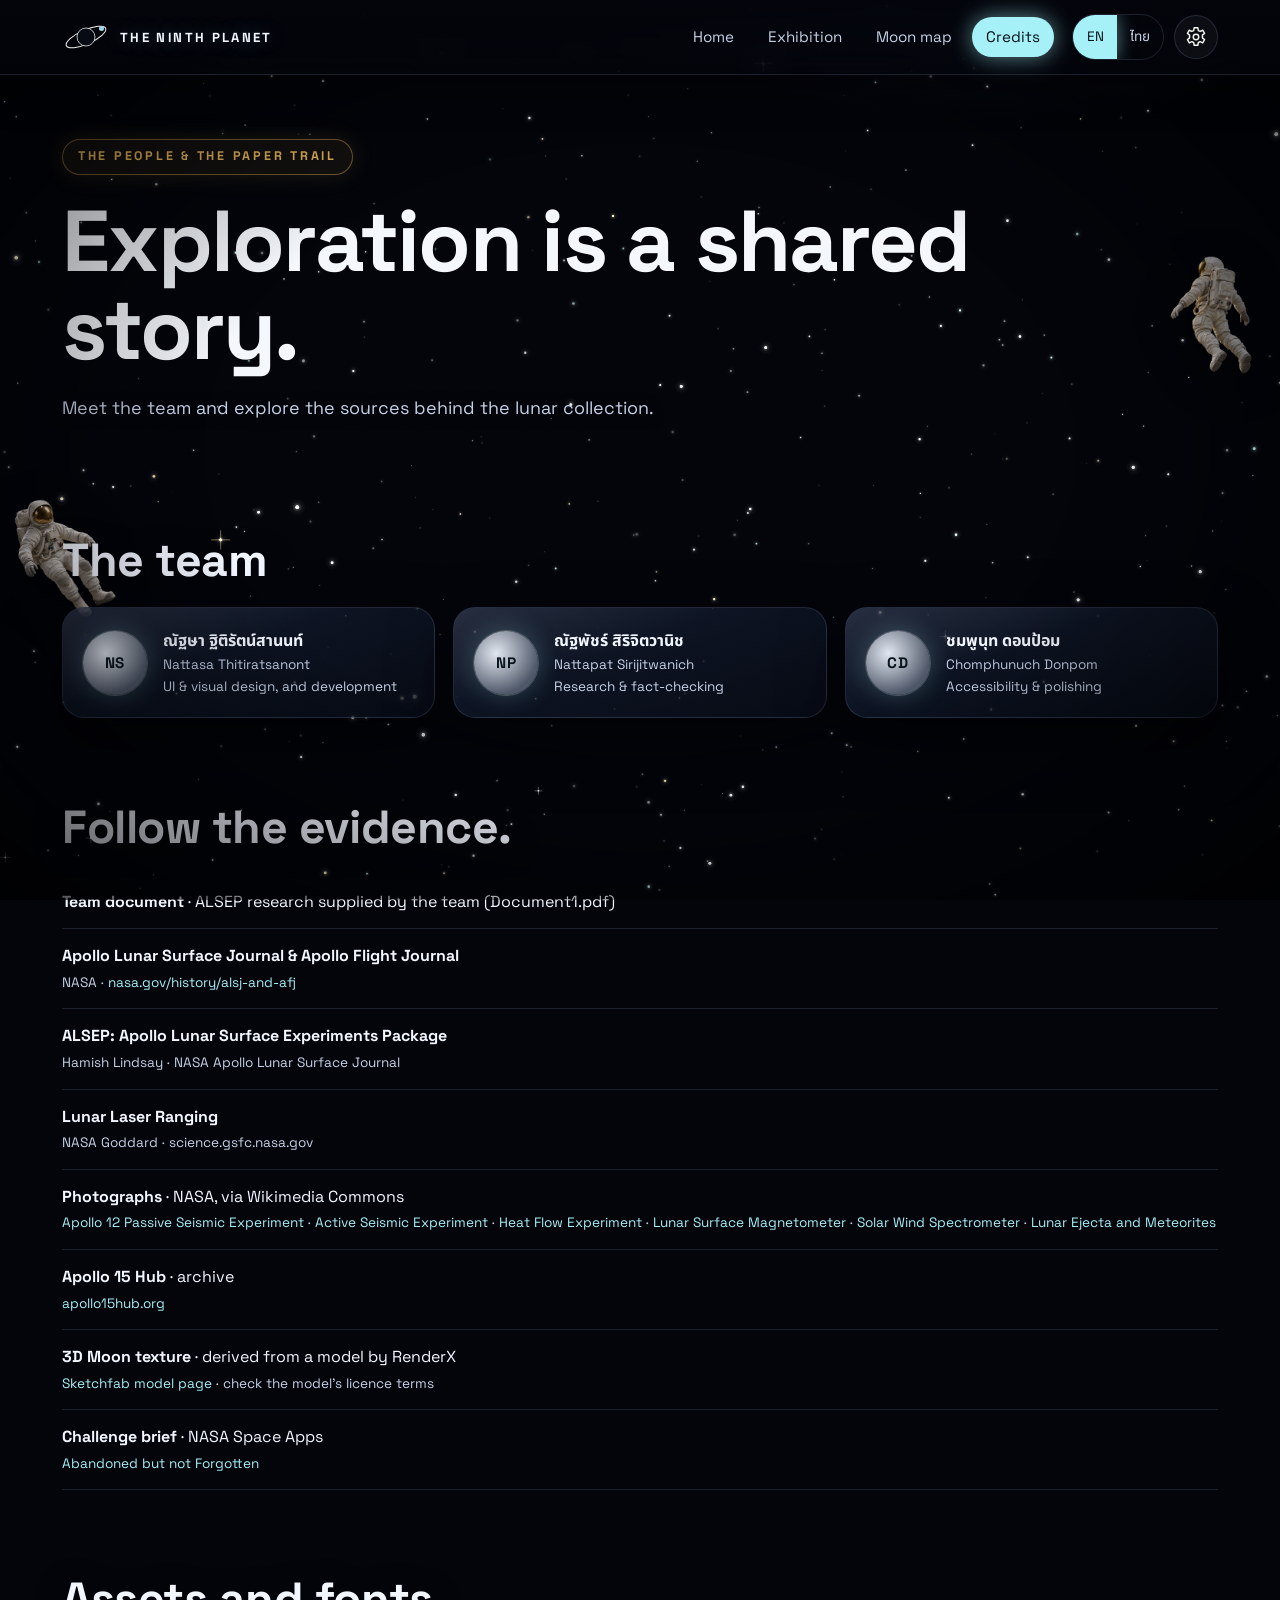
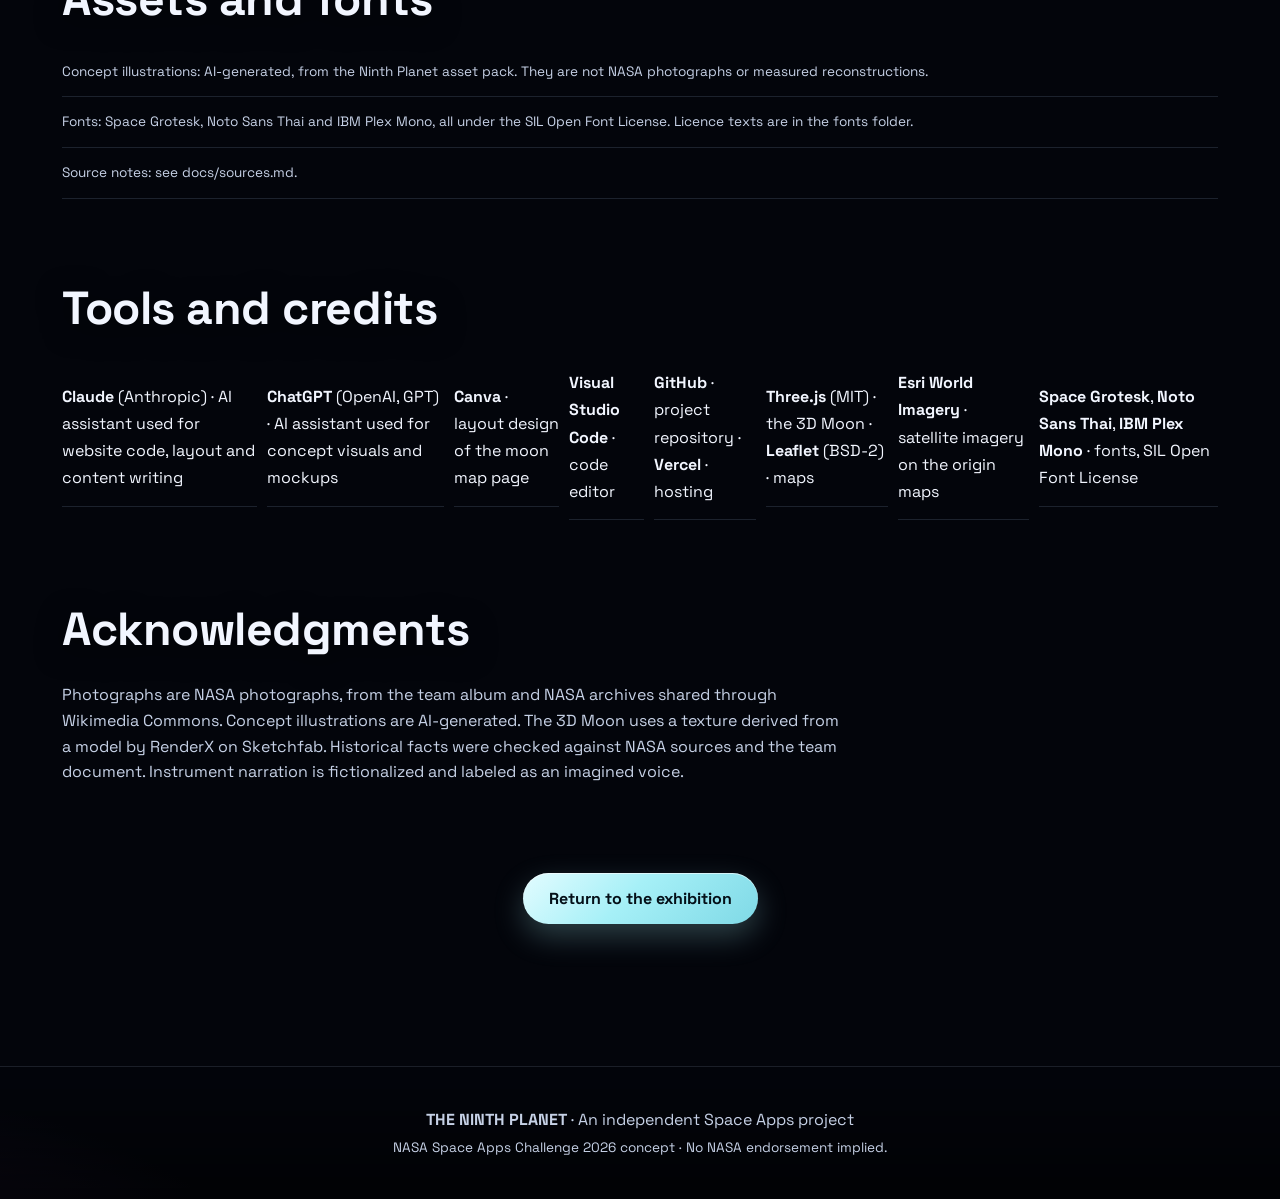
<file: credits.html>
<!doctype html>
<html lang="en">
<head>
  <meta charset="utf-8" />
  <meta name="viewport" content="width=device-width, initial-scale=1" />
  <title>Credits · The Ninth Planet</title>
  <link rel="icon" href="assets/ui/favicon.svg" type="image/svg+xml" />
  <link rel="stylesheet" href="styles/fonts.css" />
  <link rel="stylesheet" href="css/style.css" />
</head>
<body>
  <header id="app-header"></header>

  <main class="page">
    <section class="page-hero">
      <p class="eyebrow" data-i18n="credits_eyebrow"></p>
      <h1 class="display" data-i18n="credits_title"></h1>
      <p class="lead" data-i18n="credits_sub"></p>
    </section>

    <section class="block">
      <h2 class="title reveal" data-i18n="credits_members"></h2>
      <div class="team">
        <div class="card member reveal">
          <div class="orb" aria-hidden="true">NS</div>
          <div>
            <strong>ณัฐษา ฐิติรัตน์สานนท์</strong>
            <div class="small">Nattasa Thitiratsanont</div>
            <div class="small" data-i18n="team_1"></div>
          </div>
        </div>
        <div class="card member reveal">
          <div class="orb" aria-hidden="true">NP</div>
          <div>
            <strong>ณัฐพัชร์ สิริจิตวานิช</strong>
            <div class="small">Nattapat Sirijitwanich</div>
            <div class="small" data-i18n="team_2"></div>
          </div>
        </div>
        <div class="card member reveal">
          <div class="orb" aria-hidden="true">CD</div>
          <div>
            <strong>ชมพูนุท ดอนป้อม</strong>
            <div class="small">Chomphunuch Donpom</div>
            <div class="small" data-i18n="team_3"></div>
          </div>
        </div>
      </div>
    </section>

    <section class="block" style="padding-top:0">
      <h2 class="title reveal" data-i18n="sources_title"></h2>
      <ul class="sources">
        <li><strong>Team document</strong> · ALSEP research supplied by the team (Document1.pdf)</li>
        <li><strong>Apollo Lunar Surface Journal &amp; Apollo Flight Journal</strong><br>
          <span class="small">NASA · <a href="https://www.nasa.gov/history/alsj-and-afj/" target="_blank" rel="noopener">nasa.gov/history/alsj-and-afj</a></span></li>
        <li><strong>ALSEP: Apollo Lunar Surface Experiments Package</strong><br>
          <span class="small">Hamish Lindsay · NASA Apollo Lunar Surface Journal</span></li>
        <li><strong>Lunar Laser Ranging</strong><br><span class="small">NASA Goddard · science.gsfc.nasa.gov</span></li>
        <li><strong>Photographs</strong> · NASA, via Wikimedia Commons<br>
          <span class="small">
            <a href="https://en.wikipedia.org/wiki/Apollo_12_Passive_Seismic_Experiment" target="_blank" rel="noopener">Apollo 12 Passive Seismic Experiment</a> ·
            <a href="https://en.wikipedia.org/wiki/Active_Seismic_Experiment" target="_blank" rel="noopener">Active Seismic Experiment</a> ·
            <a href="https://en.wikipedia.org/wiki/Heat_Flow_Experiment" target="_blank" rel="noopener">Heat Flow Experiment</a> ·
            <a href="https://en.wikipedia.org/wiki/Lunar_Surface_Magnetometer" target="_blank" rel="noopener">Lunar Surface Magnetometer</a> ·
            <a href="https://en.wikipedia.org/wiki/Solar_Wind_Spectrometer" target="_blank" rel="noopener">Solar Wind Spectrometer</a> ·
            <a href="https://en.wikipedia.org/wiki/Lunar_Ejecta_and_Meteorites_Experiment" target="_blank" rel="noopener">Lunar Ejecta and Meteorites</a></span></li>
        <li><strong>Apollo 15 Hub</strong> · archive<br>
          <span class="small"><a href="https://apollo15hub.org/items/show/23" target="_blank" rel="noopener">apollo15hub.org</a></span></li>
        <li><strong>3D Moon texture</strong> · derived from a model by RenderX<br>
          <span class="small"><a href="https://sketchfab.com/3d-models/moon-26cc0b7878bb4d919b68e2be399db466" target="_blank" rel="noopener">Sketchfab model page</a> · check the model's licence terms</span></li>
        <li><strong>Challenge brief</strong> · NASA Space Apps<br>
          <span class="small"><a href="https://www.spaceappschallenge.org/2026/challenges/nasas-discarded-equipment-storytelling/" target="_blank" rel="noopener">Abandoned but not Forgotten</a></span></li>
      </ul>
    </section>

    <section class="block" style="padding-top:0">
      <h2 class="title reveal" data-i18n="assets_title"></h2>
      <ul class="sources">
        <li class="small" data-i18n="assets_illus"></li>
        <li class="small" data-i18n="assets_fonts"></li>
        <li class="small" data-i18n="assets_source"></li>
      </ul>
    </section>

    <section class="block" style="padding-top:0">
      <h2 class="title reveal" data-i18n="credits_tools"></h2>
      <ul class="sources tools">
        <li><strong>Claude</strong> (Anthropic) · AI assistant used for website code, layout and content writing</li>
        <li><strong>ChatGPT</strong> (OpenAI, GPT) · AI assistant used for concept visuals and mockups</li>
        <li><strong>Canva</strong> · layout design of the moon map page</li>
        <li><strong>Visual Studio Code</strong> · code editor</li>
        <li><strong>GitHub</strong> · project repository · <strong>Vercel</strong> · hosting</li>
        <li><strong>Three.js</strong> (MIT) · the 3D Moon · <strong>Leaflet</strong> (BSD-2) · maps</li>
        <li><strong>Esri World Imagery</strong> · satellite imagery on the origin maps</li>
        <li><strong>Space Grotesk</strong>, <strong>Noto Sans Thai</strong>, <strong>IBM Plex Mono</strong> · fonts, SIL Open Font License</li>
      </ul>
    </section>

    <section class="block" style="padding-top:0">
      <h2 class="title reveal" data-i18n="ack_title"></h2>
      <p class="ack reveal" data-i18n="ack_text"></p>
    </section>

    <section class="block" style="padding-top:0; text-align:center">
      <a class="btn" href="exhibition.html" data-i18n="back_exhibit"></a>
    </section>
  </main>

  <footer id="app-footer"></footer>
  <script type="module" src="js/main.js"></script>
</body>
</html>
</file>
<file: styles/fonts.css>
@font-face {
  font-family: "Space Grotesk";
  src: url("../fonts/SpaceGrotesk-Variable/SpaceGrotesk-Variable.woff2") format("woff2");
  font-style: normal;
  font-weight: 300 700;
  font-display: swap;
}
@font-face {
  font-family: "Noto Sans Thai";
  src: url("../fonts/NotoSansThai-Variable/NotoSansThai-Variable.woff2") format("woff2");
  font-style: normal;
  font-weight: 100 900;
  font-display: swap;
}
@font-face {
  font-family: "IBM Plex Mono";
  src: url("../fonts/IBMPlexMono-Regular/IBMPlexMono-Regular.woff2") format("woff2");
  font-style: normal;
  font-weight: 400;
  font-display: swap;
}
</file>
<file: css/style.css>
:root {
  --bg: #03050b;
  --ink: #f2f6ff;
  --muted: #c6d1e6;
  --cyan: #a6f0f7;
  --gold: #e8b75a;
  --line: rgba(180, 210, 255, 0.14);
  --glass: linear-gradient(160deg, rgba(24, 34, 58, 0.74), rgba(8, 12, 22, 0.8));
  --shadow: 0 24px 60px rgba(0, 0, 0, 0.55);
  --ease: cubic-bezier(0.2, 0.8, 0.2, 1);
}

html { font-size: 16px; scroll-padding-top: 90px; scroll-behavior: smooth; }
html[data-size="large"] { font-size: 18px; }
html[data-size="xl"] { font-size: 21px; }
html[data-motion="reduced"] { scroll-behavior: auto; }
html[data-motion="reduced"] *,
html[data-motion="reduced"] *::before,
html[data-motion="reduced"] *::after {
  transition-duration: 0.01ms !important;
  animation: none !important;
}

*, *::before, *::after { box-sizing: border-box; }
[hidden] { display: none !important; }

body {
  margin: 0;
  min-height: 100vh;
  color: var(--ink);
  font-family: "Space Grotesk", "Noto Sans Thai", "Thonburi", "Sukhumvit Set", system-ui, sans-serif;
  line-height: 1.6;
  overflow-x: hidden;
  -webkit-font-smoothing: antialiased;
  background:
    radial-gradient(1100px 760px at 78% -12%, #1a2a52 0%, transparent 60%),
    radial-gradient(900px 700px at -10% 110%, #2a1a3f 0%, transparent 55%),
    var(--bg);
}
body.thai { font-family: "Noto Sans Thai", "Thonburi", "Sukhumvit Set", "Space Grotesk", system-ui, sans-serif; line-height: 1.9; }

body::after {
  content: "";
  position: fixed;
  inset: 0;
  z-index: 6;
  pointer-events: none;
  background: radial-gradient(ellipse at center, transparent 48%, rgba(0, 0, 0, 0.7) 100%);
}

a { color: inherit; }
img { max-width: 100%; display: block; }

#space {
  position: fixed;
  inset: 0;
  width: 100%;
  height: 100%;
  z-index: 0;
  pointer-events: none;
}

main, footer { position: relative; z-index: 2; }

.js .reveal { transition: opacity 0.9s var(--ease), transform 0.9s var(--ease); }
.js .reveal:not(.in) { opacity: 0; transform: translateY(28px); }
.js .reveal.in { opacity: 1; }   

.site {
  position: sticky;
  top: 0;
  z-index: 20;
  background: linear-gradient(180deg, rgba(3, 5, 11, 0.92), rgba(3, 5, 11, 0.6));
  backdrop-filter: blur(14px);
  -webkit-backdrop-filter: blur(14px);
  border-bottom: 1px solid var(--line);
  box-shadow: 0 12px 40px rgba(0, 0, 0, 0.45);
}
.topnav {
  display: flex;
  align-items: center;
  gap: 18px;
  flex-wrap: wrap;
  max-width: 1200px;
  margin: 0 auto;
  padding: 14px 22px;
}
.brand {
  display: flex;
  align-items: center;
  gap: 10px;
  text-decoration: none;
  font-weight: 800;
  letter-spacing: 0.18em;
  font-size: 0.82rem;
  text-shadow: 0 0 18px rgba(166, 240, 247, 0.35);
  transition: text-shadow 0.4s var(--ease), transform 0.4s var(--ease);
}
.brand:hover { text-shadow: 0 0 28px rgba(166, 240, 247, 0.85); transform: scale(1.03); }
.brand svg { transition: transform 0.8s var(--ease); }
.brand:hover svg { transform: rotate(40deg); }

.links { display: flex; gap: 6px; flex-wrap: wrap; margin-left: auto; }
.links a {
  color: var(--muted);
  text-decoration: none;
  font-size: 0.95rem;
  padding: 8px 14px;
  border-radius: 999px;
  transition: color 0.35s, background 0.35s, box-shadow 0.35s, transform 0.35s var(--ease);
}
.links a:hover {
  color: var(--ink);
  background: rgba(166, 240, 247, 0.08);
  box-shadow: 0 0 18px rgba(166, 240, 247, 0.22);
  transform: translateY(-1px);
}
.links a.active {
  color: #041018;
  background: var(--cyan);
  box-shadow: 0 0 22px rgba(166, 240, 247, 0.55);
}

.tools { display: flex; gap: 10px; align-items: center; }
.lang-switch { display: flex; border: 1px solid var(--line); border-radius: 999px; overflow: hidden; }
.lang-btn {
  background: none;
  border: 0;
  color: var(--muted);
  padding: 7px 13px;
  font: inherit;
  font-size: 0.85rem;
  cursor: pointer;
  transition: background 0.35s, color 0.35s, box-shadow 0.35s;
}
.lang-btn:hover { color: var(--ink); background: rgba(166, 240, 247, 0.1); }
.lang-btn.active { background: var(--cyan); color: #041018; box-shadow: 0 0 18px rgba(166, 240, 247, 0.5); }

.icon-btn {
  width: 40px;
  height: 40px;
  border-radius: 50%;
  background: rgba(255, 255, 255, 0.04);
  border: 1px solid var(--line);
  color: var(--ink);
  font-size: 1.1rem;
  cursor: pointer;
  transition: transform 0.6s var(--ease), box-shadow 0.35s, border-color 0.35s;
}
.icon-btn:hover { transform: rotate(60deg) scale(1.1); border-color: var(--cyan); box-shadow: 0 0 22px rgba(166, 240, 247, 0.5); }

.settings {
  position: absolute;
  right: 22px;
  top: 68px;
  width: 290px;
  z-index: 30;
  padding: 18px;
  border-radius: 18px;
  background: linear-gradient(160deg, #111a2e, #070b15);
  border: 1px solid rgba(166, 240, 247, 0.25);
  box-shadow: 0 30px 70px rgba(0, 0, 0, 0.7), 0 0 30px rgba(166, 240, 247, 0.1);
  animation: pop 0.35s var(--ease);
}
.settings-title { margin: 0 0 6px; font-weight: 800; letter-spacing: 0.04em; }
.settings .row { display: flex; justify-content: space-between; align-items: center; gap: 10px; margin: 14px 0; }
.size-switch { display: flex; gap: 6px; }
.size-switch button {
  background: rgba(255, 255, 255, 0.04);
  color: var(--ink);
  border: 1px solid var(--line);
  border-radius: 10px;
  padding: 5px 11px;
  font: inherit;
  cursor: pointer;
  transition: all 0.3s var(--ease);
}
.size-switch button:hover { border-color: var(--cyan); box-shadow: 0 0 16px rgba(166, 240, 247, 0.4); transform: translateY(-2px); }

@media (max-width: 760px) {
  .topnav { gap: 12px; }
  .links { order: 3; width: 100%; margin-left: 0; justify-content: center; }
}

.btn, .pill, .chip, .nav-btn, .close, .mission, .thumbbtn {
  font: inherit;
  cursor: pointer;
  transition: transform 0.4s var(--ease), box-shadow 0.4s var(--ease), background 0.4s, color 0.4s, border-color 0.4s, opacity 0.4s;
}
.btn {
  display: inline-block;
  text-decoration: none;
  border: 0;
  border-radius: 999px;
  padding: 13px 26px;
  font-weight: 700;
  color: #041018;
  background: linear-gradient(135deg, #e3fcff, var(--cyan) 45%, #7fd9e6);
  box-shadow: 0 12px 30px rgba(166, 240, 247, 0.25), inset 0 1px 0 rgba(255, 255, 255, 0.6);
}
.btn:hover { transform: translateY(-3px) scale(1.05); box-shadow: 0 0 36px rgba(166, 240, 247, 0.75), 0 16px 36px rgba(0, 0, 0, 0.45); }
.btn:active { transform: scale(0.97); }
.btn.ghost {
  background: rgba(255, 255, 255, 0.04);
  color: var(--ink);
  border: 1px solid var(--line);
  box-shadow: none;
}
.btn.ghost:hover { background: rgba(166, 240, 247, 0.1); border-color: rgba(166, 240, 247, 0.65); box-shadow: 0 0 28px rgba(166, 240, 247, 0.35); }

.pill {
  background: rgba(5, 8, 16, 0.55);
  color: var(--cyan);
  border: 1px solid rgba(166, 240, 247, 0.55);
  border-radius: 999px;
  padding: 8px 15px;
  font-size: 0.9rem;
}
.pill:hover { background: rgba(166, 240, 247, 0.14); box-shadow: 0 0 22px rgba(166, 240, 247, 0.5); transform: scale(1.06); }

.chip {
  background: rgba(255, 255, 255, 0.03);
  color: var(--ink);
  border: 1px solid var(--line);
  border-radius: 999px;
  padding: 9px 17px;
}
.chip:hover { border-color: rgba(166, 240, 247, 0.6); box-shadow: 0 0 18px rgba(166, 240, 247, 0.3); transform: translateY(-2px); }
.chip.active { background: var(--cyan); color: #041018; border-color: transparent; box-shadow: 0 0 24px rgba(166, 240, 247, 0.5); }

.eyebrow {
  display: inline-block;
  letter-spacing: 0.22em;
  text-transform: uppercase;
  color: var(--gold);
  font-size: 0.78rem;
  font-weight: 700;
  padding: 7px 15px;
  margin: 0;
  border: 1px solid rgba(232, 183, 90, 0.45);
  border-radius: 999px;
  background: rgba(232, 183, 90, 0.07);
  box-shadow: 0 0 22px rgba(232, 183, 90, 0.15);
}
.display {
  font-size: clamp(2.6rem, 7vw, 5.4rem);
  font-weight: 800;
  line-height: 1.02;
  letter-spacing: -0.02em;
  margin: 0.25em 0;
  background: linear-gradient(180deg, #ffffff 10%, #d3ddf0 55%, #7d8aa6 100%);
  -webkit-background-clip: text;
  background-clip: text;
  color: transparent;
  filter: drop-shadow(0 10px 28px rgba(0, 0, 0, 0.75));
}
h2.title {
  font-size: clamp(1.9rem, 4vw, 2.9rem);
  font-weight: 800;
  margin: 0 0 10px;
  letter-spacing: -0.01em;
  text-shadow: 0 6px 28px rgba(0, 0, 0, 0.65);
}
.lead {
  font-size: 1.12rem;
  color: var(--muted);
  max-width: 720px;
  text-shadow: 0 2px 14px rgba(0, 0, 0, 0.7);
}
.caption { color: var(--muted); font-size: 0.85rem; }
.small { font-size: 0.85rem; color: var(--muted); }
.kicker { color: var(--gold); letter-spacing: 0.14em; text-transform: uppercase; font-size: 0.78rem; margin: 0; font-weight: 700; }

.block { max-width: 1200px; margin: 0 auto; padding: 72px 22px; }
.page { min-height: 60vh; }
.page-hero { max-width: 1200px; margin: 0 auto; padding: 64px 22px 10px; }

.hero {
  position: relative;
  min-height: calc(100vh - 70px);   
  overflow: hidden;
  display: flex;
  flex-direction: column;
  align-items: center;
  text-align: center;
  padding: 96px 20px 40px;
}

#hero-moon {
  position: absolute; inset: 0; width: 100%; height: 100%;
  z-index: 2; display: block; pointer-events: none;
  transition: opacity 0.3s linear;
}

.hero-fade {
  position: absolute; inset: 0; z-index: 3; pointer-events: none; opacity: 0;
  background: linear-gradient(180deg, rgba(3, 5, 11, 0) 30%, rgba(3, 5, 11, 0.92) 100%);
  transition: opacity 0.3s linear;
}

.hero::after {
  content: "";
  position: absolute; inset: 0; z-index: 4; pointer-events: none;
  background: radial-gradient(ellipse at 50% 40%, transparent 42%, rgba(3, 5, 11, 0.78) 100%);
}

.giant {
  position: relative; z-index: 1;
  width: min(90vw, 900px); height: auto; margin-top: 2vh;
  transform: perspective(1000px) rotateX(16deg);
  transform-origin: 50% 100%;
  pointer-events: none; user-select: none;
  filter: drop-shadow(0 0 36px rgba(166, 240, 247, 0.3)) drop-shadow(0 18px 36px rgba(0, 0, 0, 0.65));
}

.hero-copy { position: relative; z-index: 5; max-width: 860px; margin-top: -9vh; }
.hero-copy .eyebrow { background: #0b121c; box-shadow: 0 0 22px rgba(232, 183, 90, 0.2); }
.hero-copy .display { margin: 0.1em 0 0.2em; text-shadow: 0 6px 30px rgba(0, 0, 0, 0.85); }
.hero-copy .lead { margin: 0 auto; }
.hero-foot {
  position: relative; z-index: 5;
  margin-top: auto; padding-top: 6vh;
  display: flex; flex-direction: column; align-items: center;
}
.cta { display: flex; gap: 14px; justify-content: center; flex-wrap: wrap; margin: 22px 0 14px; }
.stats { position: relative; display: flex; gap: 14px; justify-content: center; flex-wrap: wrap; margin-top: 22px; }
.stat {
  padding: 13px 22px;
  border-radius: 16px;
  background: var(--glass);
  border: 1px solid var(--line);
  box-shadow: var(--shadow);
  transition: transform 0.45s var(--ease), box-shadow 0.45s var(--ease), border-color 0.45s;
}
.stat:hover { transform: translateY(-4px); border-color: rgba(166, 240, 247, 0.5); box-shadow: 0 0 30px rgba(166, 240, 247, 0.3), var(--shadow); }

.card {
  position: relative;
  display: block;
  background: var(--glass);
  border: 1px solid var(--line);
  border-radius: 22px;
  overflow: hidden;
  box-shadow: var(--shadow);
  text-decoration: none;
  transition: transform 0.5s var(--ease), box-shadow 0.5s var(--ease), border-color 0.5s var(--ease);
}
.card::before {
  content: "";
  position: absolute;
  inset: 0;
  z-index: 2;
  pointer-events: none;
  background: linear-gradient(160deg, rgba(255, 255, 255, 0.09), transparent 42%);
}
.card:hover {
  transform: translateY(-8px) scale(1.025);
  border-color: rgba(166, 240, 247, 0.65);
  box-shadow: 0 0 0 1px rgba(166, 240, 247, 0.25), 0 0 44px rgba(166, 240, 247, 0.35), 0 32px 70px rgba(0, 0, 0, 0.6);
}
.thumb {
  position: relative;
  aspect-ratio: 4 / 3;
  overflow: hidden;
  background: radial-gradient(circle at 50% 35%, #2b3852, #070a13 75%);
}
.thumb img {
  position: absolute;
  inset: 0;
  width: 100%;
  height: 100%;
  object-fit: cover;
  transition: transform 0.9s var(--ease), filter 0.6s var(--ease);
}
.card:hover .thumb img { transform: scale(1.08); filter: brightness(1.12) saturate(1.1); }
.thumb .nophoto {
  position: absolute;
  inset: 0;
  display: grid;
  place-items: center;
  color: var(--muted);
  font-size: 0.9rem;
  border: 2px dashed rgba(166, 240, 247, 0.25);
  border-radius: 0;
  margin: 0;
}
.abbr {
  position: absolute;
  left: 14px;
  top: 12px;
  z-index: 3;
  color: var(--gold);
  font-weight: 800;
  letter-spacing: 0.14em;
  font-size: 0.8rem;
  text-shadow: 0 2px 10px rgba(0, 0, 0, 0.9);
}
.card-body { position: relative; padding: 18px 20px 20px; }
.card-body h3 { margin: 4px 0 6px; font-size: 1.15rem; }
.card-body p { color: var(--muted); margin: 4px 0 12px; font-size: 0.95rem; }
.feature .num {
  font-size: 1.7rem;
  font-weight: 800;
  color: var(--gold);
  text-shadow: 0 0 18px rgba(232, 183, 90, 0.45);
}
.features { display: grid; grid-template-columns: repeat(auto-fit, minmax(300px, 1fr)); gap: 22px; margin-top: 30px; }
.grid { display: grid; grid-template-columns: repeat(auto-fill, minmax(270px, 1fr)); gap: 22px; }

.tag {
  display: inline-block;
  font-size: 0.76rem;
  padding: 4px 11px;
  border-radius: 999px;
  border: 1px solid var(--line);
  color: var(--muted);
  margin: 4px 0;
  background: rgba(255, 255, 255, 0.03);
}
.tag.gold { border-color: rgba(232, 183, 90, 0.7); color: var(--gold); box-shadow: 0 0 14px rgba(232, 183, 90, 0.2); }

.toolbar { display: flex; gap: 14px; flex-wrap: wrap; align-items: center; margin-bottom: 26px; }
.toolbar input[type="search"] {
  flex: 1;
  min-width: 220px;
  background: rgba(255, 255, 255, 0.05);
  color: var(--ink);
  border: 1px solid var(--line);
  border-radius: 999px;
  padding: 13px 20px;
  font: inherit;
  outline: none;
  transition: border-color 0.35s, box-shadow 0.35s;
}
.toolbar input[type="search"]:focus { border-color: rgba(166, 240, 247, 0.7); box-shadow: 0 0 22px rgba(166, 240, 247, 0.25); }
.chips { display: flex; gap: 8px; flex-wrap: wrap; }

dialog.modal {
  width: min(1180px, 95vw);
  max-height: 92vh;
  padding: 0;
  color: var(--ink);
  background: linear-gradient(160deg, #101828, #06080f);
  border: 1px solid rgba(166, 240, 247, 0.25);
  border-radius: 24px;
  box-shadow: 0 40px 120px rgba(0, 0, 0, 0.8), 0 0 60px rgba(166, 240, 247, 0.12);
  overflow: auto;
}
dialog.modal[open] { animation: pop 0.45s var(--ease); }
dialog.modal::backdrop { background: rgba(2, 4, 10, 0.78); backdrop-filter: blur(6px); }
@keyframes pop {
  from { opacity: 0; transform: translateY(16px) scale(0.97); }
  to { opacity: 1; transform: none; }
}
.close {
  position: absolute;
  right: 16px;
  top: 14px;
  z-index: 5;
  width: 40px;
  height: 40px;
  border-radius: 50%;
  background: rgba(255, 255, 255, 0.05);
  border: 1px solid var(--line);
  color: var(--ink);
  font-size: 1.1rem;
}
.close:hover { transform: rotate(90deg); background: rgba(166, 240, 247, 0.15); box-shadow: 0 0 20px rgba(166, 240, 247, 0.5); }

.modal-grid { display: grid; grid-template-columns: 1.15fr 1fr; }
.gallery {
  padding: 28px;
  display: flex;
  flex-direction: column;
  gap: 12px;
  background: radial-gradient(circle at 50% 30%, #1a2338, #05070d 75%);
}
.stage {
  position: relative;
  aspect-ratio: 4 / 3;
  border-radius: 18px;
  overflow: hidden;
  background: #05070d;
  border: 1px solid var(--line);
  box-shadow: inset 0 0 60px rgba(0, 0, 0, 0.7), 0 20px 50px rgba(0, 0, 0, 0.6);
  touch-action: pan-y;
}
.stage img {
  position: absolute;
  inset: 0;
  width: 100%;
  height: 100%;
  object-fit: contain;
  transition: opacity 0.35s var(--ease), transform 0.5s var(--ease), filter 0.35s var(--ease);
}
.stage img.swap { opacity: 0; transform: translateX(26px) scale(0.98); filter: blur(5px); }
.stage .nophoto {
  position: absolute;
  inset: 14px;
  display: grid;
  place-items: center;
  color: var(--muted);
  border: 2px dashed rgba(166, 240, 247, 0.25);
  border-radius: 14px;
}
.nav-btn {
  position: absolute;
  top: 50%;
  z-index: 3;
  width: 46px;
  height: 46px;
  transform: translateY(-50%);
  border-radius: 50%;
  background: rgba(5, 8, 16, 0.72);
  border: 1px solid rgba(166, 240, 247, 0.5);
  color: var(--cyan);
  font-size: 1.5rem;
  line-height: 1;
}
.nav-btn:hover { background: rgba(166, 240, 247, 0.18); box-shadow: 0 0 22px rgba(166, 240, 247, 0.55); transform: translateY(-50%) scale(1.12); }
.nav-btn.prev { left: 12px; }
.nav-btn.next { right: 12px; }
.counter {
  position: absolute;
  left: 14px;
  bottom: 12px;
  z-index: 3;
  font-size: 0.8rem;
  padding: 4px 11px;
  border-radius: 999px;
  background: rgba(5, 8, 16, 0.75);
  color: var(--muted);
}
.gcap { margin: 0; font-weight: 600; }
.hint { margin: 0; font-size: 0.8rem; color: var(--muted); }
.credit { margin: 0; font-size: 0.8rem; color: var(--gold); opacity: 0.85; }
.strip { display: flex; gap: 10px; overflow-x: auto; padding: 6px 4px 10px; }
.strip:empty { display: none; }
.thumbbtn {
  flex: 0 0 78px;
  height: 58px;
  padding: 0;
  border-radius: 12px;
  overflow: hidden;
  border: 2px solid transparent;
  background: #05070d;
  opacity: 0.55;
}
.thumbbtn img { width: 100%; height: 100%; object-fit: cover; }
.thumbbtn:hover { opacity: 1; transform: translateY(-3px); box-shadow: 0 0 18px rgba(166, 240, 247, 0.35); }
.thumbbtn.on { opacity: 1; border-color: var(--cyan); box-shadow: 0 0 22px rgba(166, 240, 247, 0.55); }

.story { padding: 36px 36px 30px; overflow-y: auto; }
.story h2 { font-size: clamp(1.7rem, 3vw, 2.4rem); font-weight: 800; margin: 8px 0 6px; line-height: 1.1; text-shadow: 0 4px 20px rgba(0, 0, 0, 0.6); }
.story .imagined { color: var(--muted); font-style: italic; font-size: 0.85rem; }
.story blockquote {
  margin: 18px 0;
  padding: 14px 18px;
  border-left: 3px solid var(--gold);
  background: linear-gradient(90deg, rgba(232, 183, 90, 0.1), transparent);
  border-radius: 0 14px 14px 0;
  color: #eaf1ff;
  font-size: 1.12rem;
}
.story dl { display: grid; grid-template-columns: auto 1fr; gap: 14px 18px; }
.story dt { color: var(--gold); font-weight: 700; }
.story dd { margin: 0; }
.modal-foot {
  display: flex;
  gap: 12px;
  justify-content: space-between;
  align-items: center;
  flex-wrap: wrap;
  padding: 16px 26px;
  border-top: 1px solid var(--line);
  background: rgba(0, 0, 0, 0.25);
}

.map-grid { display: grid; grid-template-columns: 1fr 1fr; gap: 18px; padding: 56px 22px 12px; }
.map-grid figure { margin: 0; }
.map-grid figcaption { margin-bottom: 10px; color: var(--muted); font-weight: 700; letter-spacing: 0.04em; }
#earthmap, #moonview {
  width: 100%;
  height: 380px;
  border-radius: 18px;
  background: #000;
  display: block;
  border: 1px solid var(--line);
  box-shadow: 0 20px 50px rgba(0, 0, 0, 0.6);
}
.map-grid .caption { padding: 0 22px 20px; }
.pending { color: var(--muted); padding: 20px; }

@media (max-width: 860px) {
  .modal-grid, .map-grid { grid-template-columns: 1fr; }
}

.moon-layout { display: grid; grid-template-columns: 1.2fr 1fr; gap: 28px; align-items: center; }
.moon-box { position: relative; aspect-ratio: 1 / 1; max-width: 580px; width: 100%; justify-self: center; }
#moon { width: 100%; height: 100%; display: block; }
.mission-list { display: flex; flex-direction: column; gap: 14px; }
.mission {
  text-align: left;
  background: var(--glass);
  color: var(--ink);
  border: 1px solid var(--line);
  border-radius: 16px;
  padding: 16px 18px;
  box-shadow: var(--shadow);
}
.mission:hover, .mission.on {
  transform: translateX(8px);
  border-color: rgba(166, 240, 247, 0.6);
  box-shadow: 0 0 28px rgba(166, 240, 247, 0.3), var(--shadow);
}
.mission small { color: var(--muted); }
.mission-list > .pill { align-self: flex-start; }
@media (max-width: 860px) { .moon-layout { grid-template-columns: 1fr; } }

.team { display: grid; grid-template-columns: repeat(auto-fit, minmax(260px, 1fr)); gap: 18px; }
.member { display: flex; gap: 16px; align-items: center; padding: 20px; }
.member .orb {
  width: 64px;
  height: 64px;
  flex: 0 0 64px;
  border-radius: 50%;
  background: radial-gradient(circle at 35% 35%, #e0e6f0, #4f5869 70%);
  box-shadow: 0 0 0 1px rgba(255, 255, 255, 0.2), 0 0 26px rgba(166, 240, 247, 0.25);
}
.sources { list-style: none; padding: 0; margin: 0; }
.sources li { padding: 14px 0; border-bottom: 1px solid var(--line); transition: padding-left 0.35s var(--ease), color 0.35s; }
.sources li:hover { padding-left: 10px; }
.sources a { color: var(--cyan); text-decoration: none; transition: text-shadow 0.35s; }
.sources a:hover { text-shadow: 0 0 14px rgba(166, 240, 247, 0.7); }
.ack { max-width: 780px; color: var(--muted); }

.site-footer {
  position: relative;
  margin-top: 70px;
  padding: 36px 22px;
  text-align: center;
  color: var(--muted);
  border-top: 1px solid var(--line);
  background: linear-gradient(180deg, transparent, rgba(0, 0, 0, 0.55));
}
.site-footer p { margin: 4px 0; }

.icon-btn img, .close img, .nav-btn img { display: block; margin: auto; }
.nav-btn img { width: 20px; height: 20px; }
.brand img { flex: 0 0 auto; }

.astro-layer { position: fixed; inset: 0; z-index: 1; pointer-events: none; overflow: hidden; }
.astro { position: absolute; will-change: transform; }
.astro .bob { animation: bob 8s ease-in-out infinite; }
.astro img { width: 100%; height: auto; opacity: 0.92; filter: drop-shadow(0 12px 24px rgba(0, 0, 0, 0.55)); }
@keyframes bob {
  0%, 100% { transform: translateY(0) rotate(-3deg); }
  50% { transform: translateY(-16px) rotate(4deg); }
}
html[data-motion="reduced"] .astro .bob { animation: none; }
@media (max-width: 760px) { .astro-layer { display: none; } }

.mm-grid { display: grid; grid-template-columns: minmax(0, 1.1fr) minmax(320px, 0.9fr); gap: 22px; align-items: stretch; }
.mm-panel { position: relative; background: var(--glass); border: 1px solid var(--line); border-radius: 22px; box-shadow: var(--shadow); overflow: hidden; }
.mm-head { display: flex; justify-content: space-between; align-items: center; gap: 12px; flex-wrap: wrap; padding: 16px 20px; border-bottom: 1px solid var(--line); }
.mm-head strong { font-size: 1rem; }
.mm-stage {
  position: relative;
  height: clamp(380px, 48vw, 520px);
  background: radial-gradient(ellipse at 50% 55%, #1c2a3a 0%, #0a121c 60%, #06090f 100%);
  overflow: hidden;
}
.mm-stage canvas { position: absolute; inset: 0; width: 100%; height: 100%; display: block; }
.mm-ring { position: absolute; left: 50%; top: 50%; width: 88%; aspect-ratio: 1; border-radius: 50%; transform: translate(-50%, -50%); border: 1px solid rgba(166, 240, 247, 0.18); pointer-events: none; }
.mm-ring.r2 { width: 104%; border-style: dashed; opacity: 0.5; }
.mm-labels { position: absolute; inset: 0; pointer-events: none; }
.mm-label {
  position: absolute; left: 0; top: 0; pointer-events: auto;
  display: flex; flex-direction: column; gap: 2px; text-align: left;
  padding: 7px 11px; border-radius: 12px;
  border: 1px solid rgba(232, 183, 90, 0.55);
  background: rgba(8, 12, 20, 0.85);
  color: var(--ink);
  box-shadow: 0 8px 24px rgba(0, 0, 0, 0.5);
  transition: box-shadow 0.35s var(--ease), border-color 0.35s, transform 0.35s var(--ease);
  white-space: nowrap;
}
.mm-label:hover, .mm-label.on { border-color: var(--gold); box-shadow: 0 0 22px rgba(232, 183, 90, 0.45); transform: scale(1.04); }
.mm-label .n { font-weight: 800; font-size: 0.8rem; color: var(--gold); letter-spacing: 0.08em; }
.mm-label .s { font-size: 0.8rem; color: var(--muted); }
.mm-instruments { padding: 16px 20px 18px; border-top: 1px solid var(--line); }
.mm-sub { margin: 0 0 10px; font-size: 0.85rem; color: var(--muted); font-weight: 700; letter-spacing: 0.08em; text-transform: uppercase; }
.mm-chips { display: flex; flex-wrap: wrap; gap: 8px; }
.mm-chip {
  font: inherit; cursor: pointer; text-align: left;
  background: rgba(255, 255, 255, 0.03); color: var(--ink);
  border: 1px solid var(--line); border-radius: 12px; padding: 8px 12px;
  transition: all 0.35s var(--ease);
}
.mm-chip b { display: block; color: var(--gold); font-size: 0.78rem; letter-spacing: 0.1em; }
.mm-chip span { font-size: 0.85rem; color: var(--muted); }
.mm-chip:hover { border-color: rgba(166, 240, 247, 0.6); box-shadow: 0 0 18px rgba(166, 240, 247, 0.3); transform: translateY(-2px); }
.mm-chip.on { background: var(--cyan); border-color: transparent; box-shadow: 0 0 22px rgba(166, 240, 247, 0.5); }
.mm-chip.on b, .mm-chip.on span { color: #041018; }
.mm-empty { color: var(--muted); margin: 0; }

.mm-dossier { display: flex; flex-direction: column; }
.mm-dossier-top { padding: 16px 20px; border-bottom: 1px solid var(--line); display: flex; justify-content: space-between; align-items: center; gap: 12px; flex-wrap: wrap; }
.mm-dossier-top .mono { color: var(--gold); letter-spacing: 0.14em; font-size: 0.8rem; font-weight: 700; }
.mm-dossier-top small { color: var(--muted); }
.mm-entry { padding: 22px 24px 26px; animation: mmRise 0.45s var(--ease) both; }
@keyframes mmRise { from { opacity: 0; transform: translateY(10px); } to { opacity: 1; transform: none; } }
.mm-plinth { position: relative; aspect-ratio: 1 / 1; border-radius: 16px; overflow: hidden; background: radial-gradient(circle at 50% 40%, #22324a, #070b14 75%); border: 1px solid var(--line); }
.mm-plinth-img { position: absolute; left: 0; right: 0; bottom: 0; width: 100%; height: 100%; object-fit: contain; opacity: 0.9; }

.mm-object {
  position: absolute; left: 50%; bottom: 53%; transform: translateX(-50%);
  height: 46%; width: auto; max-width: 76%;
  object-fit: contain;
  filter: drop-shadow(0 8px 10px rgba(0, 0, 0, 0.55));
}
.mm-entry h2 { font-size: clamp(1.5rem, 2.4vw, 2rem); font-weight: 800; margin: 14px 0 4px; line-height: 1.2; }
.mm-kicker { color: var(--gold); letter-spacing: 0.12em; font-weight: 700; font-size: 0.8rem; margin: 0; }
.mm-facts { display: grid; gap: 14px; margin: 14px 0 0; }
.mm-facts dt { color: var(--gold); font-weight: 700; font-size: 0.85rem; margin-bottom: 4px; }
.mm-facts dd { margin: 0; color: #dfe8f5; line-height: 1.75; }
.mm-alert { margin: 16px 0 0; padding: 12px 15px; border-left: 3px solid var(--gold); background: rgba(232, 183, 90, 0.1); border-radius: 0 10px 10px 0; color: #f6e3c0; font-size: 0.92rem; line-height: 1.7; }
.mm-credit { margin: 14px 0 0; font-size: 0.8rem; color: var(--muted); }

.mm-below { display: grid; grid-template-columns: 1fr 1fr; gap: 22px; padding-top: 0; }
.mm-power { padding: 24px; display: flex; flex-direction: column; gap: 14px; }
.mm-power-box { display: flex; flex-direction: column; gap: 12px; padding: 18px; border: 1px solid var(--line); border-radius: 16px; }
.mm-snap-box { background: rgba(255, 255, 255, 0.025); }
.mm-rtg-box { border-color: rgba(232, 183, 90, 0.4); background: rgba(232, 183, 90, 0.07); }
.mm-power-img { aspect-ratio: 16 / 10; border-radius: 16px; overflow: hidden; background: radial-gradient(circle at 50% 40%, #22324a, #070b14 75%); border: 1px solid var(--line); }
.mm-power-img img { width: 100%; height: 100%; object-fit: contain; filter: drop-shadow(0 18px 24px rgba(0, 0, 0, 0.6)); }
.mm-power h2, .mm-findings h2 { font-size: 1.2rem; font-weight: 800; margin: 0; line-height: 1.3; }
.mm-power .power-head { color: var(--gold); }
.mm-rtg-box h3 { color: var(--gold); font-size: 1.05rem; font-weight: 800; margin: 0; line-height: 1.4; }
.mm-power p { margin: 0; color: #d5dfe8; line-height: 1.8; }
.mm-power .small { color: var(--muted); }
.mm-findings { padding: 24px; }
.mm-findings ul { padding-left: 20px; margin: 14px 0 0; }
.mm-findings li { margin-bottom: 12px; line-height: 1.75; color: #d9e3ee; }

@media (max-width: 900px) {
  .mm-grid, .mm-below { grid-template-columns: 1fr; }
}

.earth-fallback { height: 100%; display: flex; flex-direction: column; align-items: center; justify-content: center; gap: 14px; padding: 16px; background: #000; text-align: center; }
.earth-fallback img { width: 62%; max-width: 280px; height: auto; }
.earth-fallback p { margin: 0; color: var(--muted); }

.display {
  color: #f4f7fc;
  background: none;
  -webkit-text-fill-color: currentColor;
  filter: none;
}
body { -webkit-text-size-adjust: 100%; }

.btn, .pill, .chip, .lang-btn, .mm-chip, .mission { min-height: 44px; }
.lang-btn { min-width: 44px; }
.icon-btn { min-width: 44px; min-height: 44px; display: inline-flex; align-items: center; justify-content: center; }
.icon-btn img, .icon-btn svg { display: block; width: 22px; height: 22px; }

.menu-btn { display: none; }

.origin { padding-top: 48px; }
.origin-grid { display: grid; grid-template-columns: minmax(0, 1.2fr) minmax(0, 0.8fr); gap: 32px; align-items: center; margin-top: 18px; }
.origin-text p { line-height: 1.9; color: #e2eaf7; margin: 0 0 16px; }
.origin-fig { margin: 0; }
.origin-fig img { width: 100%; height: auto; border-radius: 18px; border: 1px solid var(--line); box-shadow: var(--shadow); }
.origin-fig figcaption { margin-top: 10px; color: var(--muted); }

.site-info { padding: 0 0 12px; }
.site-facts { display: grid; grid-template-columns: repeat(3, minmax(0, 1fr)); gap: 10px; margin: 0 0 12px; }
.site-facts div { border: 1px solid var(--line); border-radius: 12px; padding: 10px 12px; background: rgba(255, 255, 255, 0.03); }
.site-facts dt { font-size: 0.8rem; color: var(--gold); font-weight: 700; letter-spacing: 0.04em; }
.site-facts dd { margin: 4px 0 0; color: #e8eef9; line-height: 1.5; }
.site-summary { margin: 0 0 14px; color: #dbe5f5; line-height: 1.75; }
.site-summary strong { color: var(--gold); }
.sub-label { margin: 0 0 8px; font-size: 0.8rem; color: var(--muted); font-weight: 700; letter-spacing: 0.06em; text-transform: uppercase; }
.photo-strip { display: flex; gap: 10px; overflow-x: auto; padding: 4px 2px 10px; }
.photo-thumb { flex: 0 0 96px; height: 72px; padding: 0; border: 2px solid transparent; border-radius: 12px; overflow: hidden; background: #05070d; cursor: pointer; transition: transform 0.35s var(--ease), border-color 0.35s, box-shadow 0.35s; }
.photo-thumb img { width: 100%; height: 100%; object-fit: cover; display: block; }
.photo-thumb:hover { transform: translateY(-3px); border-color: var(--cyan); box-shadow: 0 0 18px rgba(166, 240, 247, 0.4); }
.photo-modal { width: min(960px, 94vw); }
.photo-fig { margin: 0; padding: 40px 20px 0; }
.photo-fig img { display: block; width: 100%; max-height: 72vh; object-fit: contain; border-radius: 12px; }
.photo-fig figcaption { padding: 12px 0 0; font-weight: 600; }
.photo-credit { padding: 6px 22px 18px; }

.th-sub { margin: 2px 0 6px; color: var(--muted); font-size: 0.95rem; }

.member .orb { display: grid; place-items: center; color: #041018; font-weight: 800; font-size: 0.95rem; letter-spacing: 0.04em; }
.tools li { line-height: 1.7; }

@media (max-width: 900px) {
  .astro-layer { display: none; }                     
  .hero { padding: 36px 16px 28px; min-height: auto; }
  .giant { width: min(94vw, 760px); margin-top: 0; }
  .hero-copy { margin-top: -6vh; }
  .hero-foot { padding-top: 4vh; }
  .cta { flex-direction: column; align-items: stretch; max-width: 360px; margin-left: auto; margin-right: auto; }
  .cta .btn { text-align: center; }
  .stats { flex-direction: column; align-items: center; }
  .stat { width: min(90vw, 360px); }
  .origin-grid { grid-template-columns: 1fr; }
  .mm-grid, .mm-below { grid-template-columns: 1fr; }
  .mm-stage { height: clamp(320px, 72vw, 470px); }
  .mm-label .s { display: none; }                     
  .mm-label { padding: 6px 9px; }
  .site-facts { grid-template-columns: 1fr; }
  .grid { grid-template-columns: repeat(auto-fill, minmax(230px, 1fr)); }
  .modal-grid { grid-template-columns: 1fr; }
  .map-grid { grid-template-columns: 1fr; }
  #earthmap, #moonview { height: 300px; }
  .team { grid-template-columns: 1fr; }
  dialog.modal { width: 100vw; max-width: 100vw; height: 100vh; height: 100dvh; max-height: 100vh; max-height: 100dvh; border-radius: 0; }
  .photo-modal { width: 100vw; }
  .toolbar input[type="search"] { min-width: 0; width: 100%; }
  .toolbar { flex-direction: column; align-items: stretch; }
  .chips { flex-wrap: wrap; }
}

@media (max-width: 760px) {
  .menu-btn { display: inline-flex; }
  .topnav { flex-wrap: wrap; gap: 10px; padding: 10px 14px; }
  .brand { font-size: 0.75rem; }
  .links {
    display: none; order: 3; width: 100%; margin: 0;
    flex-direction: column; gap: 2px; padding: 6px 0 10px;
    border-top: 1px solid var(--line);
  }
  .links.open { display: flex; }
  .links a { padding: 13px 14px; font-size: 1.05rem; border-radius: 12px; }
  .tools { margin-left: auto; }
  .settings { left: 10px; right: 10px; width: auto; top: 110px; }
  .site-footer { padding: 26px 16px; }
  .mm-head { padding: 14px 16px; }
  .mm-instruments { padding: 14px 16px; }
  .mm-entry { padding: 18px 16px 22px; }
  .mm-chips { gap: 8px; }
  .mm-chip { flex: 1 1 calc(50% - 8px); min-width: 0; }
  .mm-chip span { overflow-wrap: anywhere; }
  .story { padding: 24px 20px; }
  .story h2 { font-size: 1.5rem; }
  .modal-foot { padding: 14px 16px; }
  .modal-foot .btn, .modal-foot .pill { flex: 1 1 auto; text-align: center; }
  .page-hero { padding: 40px 16px 8px; }
  .block { padding: 48px 16px; }
  .features { grid-template-columns: 1fr; }
}

html, body { max-width: 100%; overflow-x: hidden; }

@media (max-width: 900px) { .hero::after { background: radial-gradient(ellipse at 50% 45%, transparent 55%, rgba(3, 5, 11, 0.55) 100%); } }

.hero {
  position: relative;
  isolation: isolate;
  height: calc(100vh - 70px);
  min-height: 640px;
  overflow: hidden;
  padding: 0;
  display: block;
  text-align: center;
}
.hero::after { display: none; }                     
.hero-apollo {
  position: absolute; left: 50%; top: 8%; z-index: 1;
  width: min(92vw, 1000px); height: auto;
  transform: translateX(-50%) perspective(1000px) rotateX(16deg);
  transform-origin: 50% 100%;
  pointer-events: none; user-select: none;
  filter: drop-shadow(0 0 36px rgba(166, 240, 247, 0.3));
}
#hero-moon {
  position: absolute; inset: 0; width: 100%; height: 100%;
  z-index: 2; display: block; pointer-events: none;
  transition: opacity 0.3s linear;
}
.hero-shadow {
  position: absolute; inset: 0; width: 100%; height: 100%;
  object-fit: cover; z-index: 3; pointer-events: none; user-select: none;
}
.hero-fade {
  position: absolute; inset: 0; z-index: 4; pointer-events: none; opacity: 0;
  background: linear-gradient(180deg, rgba(3, 5, 11, 0) 30%, rgba(3, 5, 11, 0.92) 100%);
  transition: opacity 0.3s linear;
}
.hero-copy {
  position: absolute; z-index: 5; left: 50%; top: 22%;
  transform: translateX(-50%);
  width: min(90vw, 860px); margin: 0;
}
.hero-copy .display { margin: 0.1em 0 0.2em; text-shadow: 0 6px 30px rgba(0, 0, 0, 0.85); }
.hero-foot {
  position: absolute; z-index: 5; left: 50%; bottom: 4%;
  transform: translateX(-50%);
  width: min(92vw, 860px);
  display: flex; flex-direction: column; align-items: center;
}
.cta { display: flex; gap: 14px; justify-content: center; flex-wrap: wrap; margin: 0 0 12px; }
.stats { display: flex; gap: 14px; justify-content: center; flex-wrap: wrap; margin-top: 14px; }

.scroll-dark {
  position: fixed; inset: 0; z-index: 1; pointer-events: none; opacity: 0;
  background: #000;
}

@media (max-width: 900px) {
  .hero { min-height: 620px; }
  .hero-apollo { top: 6%; }
  .hero-copy { top: 19%; }
  .hero-foot { bottom: 3%; }
  .stats { flex-direction: column; align-items: center; }
  .stat { width: min(88vw, 340px); }
  .cta { flex-direction: column; align-items: stretch; width: min(88vw, 340px); }
  .cta .btn { text-align: center; }
}

.scroll-dark { z-index: 0 !important; }
#space { z-index: 1 !important; }
.astro-layer { display: block !important; z-index: 1 !important; }
.hero > .astro-layer { position: absolute; z-index: 4 !important; }
.astro { width: clamp(56px, 9vw, 150px) !important; }
.astro img { opacity: 0.95; }

#burst {
  position: fixed; inset: 0; width: 100%; height: 100%;
  z-index: 60; pointer-events: none;
}

#hero-moon { z-index: 2 !important; }
.hero-shadow { z-index: 3 !important; }
.hero-apollo { z-index: 4 !important; filter: drop-shadow(0 0 28px rgba(0, 0, 0, 0.55)) drop-shadow(0 0 36px rgba(166, 240, 247, 0.25)) !important; }
.hero-fade { z-index: 5 !important; }
.hero-copy, .hero-foot, .scroll-cue { z-index: 6 !important; }

.hero-copy .eyebrow {
  font-size: 0.98rem;
  padding: 10px 20px;
  background: #050a12;
  border-color: rgba(232, 183, 90, 0.85);
  box-shadow: 0 0 0 4px rgba(5, 10, 18, 0.65), 0 0 24px rgba(232, 183, 90, 0.35);
  letter-spacing: 0.16em;
}

.hero-copy .lead { font-size: 1.3rem; color: #e9f0fb; text-shadow: 0 2px 16px rgba(0, 0, 0, 0.9); }

.hero-copy .display { font-size: clamp(2rem, 4.6vw, 3.8rem); text-wrap: balance; }

.scroll-cue {
  position: absolute; z-index: 6; right: 3%; bottom: 3%;
  display: inline-flex; align-items: center; gap: 8px;
  padding: 10px 16px; border-radius: 999px;
  color: var(--ink); text-decoration: none; font-size: 0.9rem;
  border: 1px solid rgba(166, 240, 247, 0.45);
  background: rgba(5, 8, 16, 0.6);
  animation: cueBob 2.4s ease-in-out infinite;
}
.scroll-cue:hover { border-color: var(--cyan); box-shadow: 0 0 18px rgba(166, 240, 247, 0.4); }
@keyframes cueBob { 0%, 100% { transform: translateY(0); } 50% { transform: translateY(6px); } }
@media (max-width: 900px) { .scroll-cue { display: none; } }

#origin-title { font-size: clamp(2rem, 4.2vw, 3rem); font-weight: 800; }

.power-head { font-size: 1.15rem; font-weight: 800; color: var(--gold); margin: 0; letter-spacing: 0.02em; }
.power-gallery { display: flex; gap: 12px; overflow-x: auto; padding-bottom: 6px; }
.power-fig { margin: 0; flex: 0 0 150px; }
.power-thumb {
  display: block; width: 100%; height: 120px; padding: 0; cursor: pointer;
  border: 1px solid var(--line); border-radius: 14px; overflow: hidden;
  background: radial-gradient(circle at 50% 40%, #22324a, #070b14 75%);
  transition: transform 0.35s var(--ease), box-shadow 0.35s, border-color 0.35s;
}
.power-thumb img { width: 100%; height: 100%; object-fit: contain; display: block; }
.power-thumb:hover { transform: translateY(-3px); border-color: var(--cyan); box-shadow: 0 0 18px rgba(166, 240, 247, 0.35); }
.power-fig figcaption { margin-top: 6px; line-height: 1.4; }

.about { margin-top: 18px; padding: 14px 16px; border-radius: 14px; border: 1px solid var(--line); background: rgba(255, 255, 255, 0.03); }
.about .kicker { margin-bottom: 6px; }
.about p { margin: 0; line-height: 1.8; color: #dfe8f5; }
</file>
